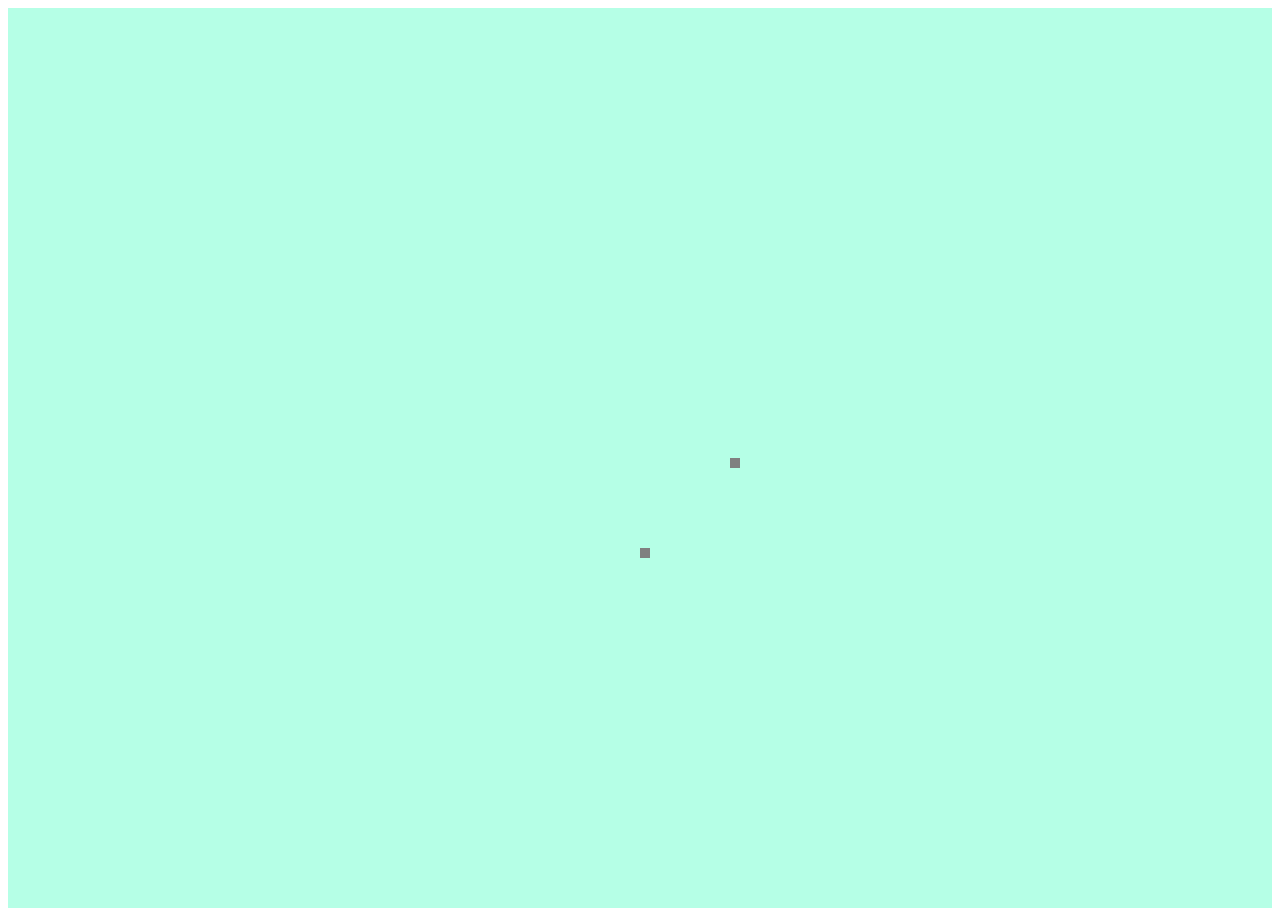
<file: animcja_kwadraty_po_kwadracie/index.html>
<!DOCTYPE html>
<html lang="en">
<head>
    <meta charset="UTF-8">
    <title>kwadraty animacja</title>
    <link rel="stylesheet" href="css/style.css">
</head>
<body>
    <div class="container">
        <div class="trasa">
        <div class="maly lewy"></div>
        <div class="maly prawy"></div>
        </div>
    </div>
</body>
</html>
</file>
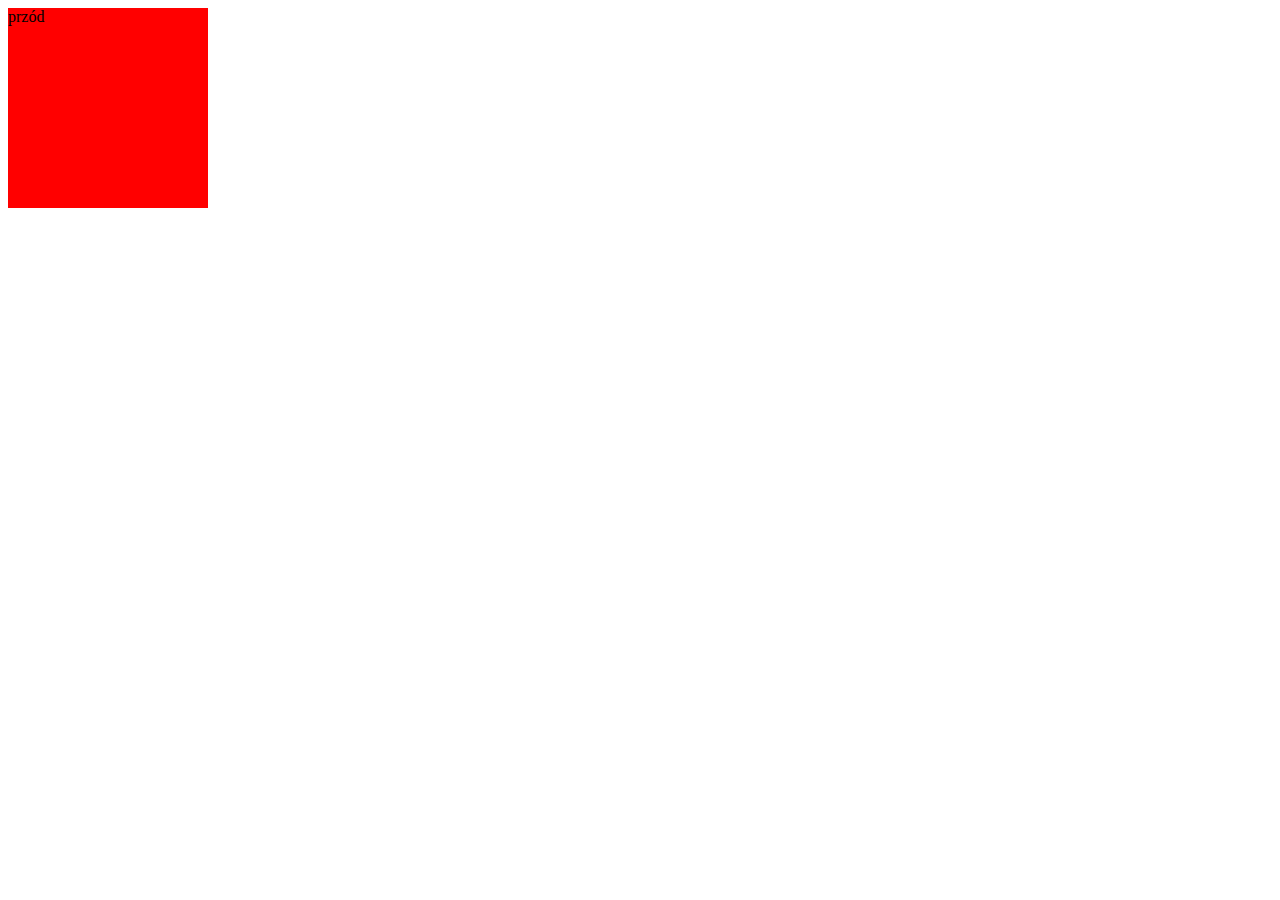
<file: dwustronny_box/index.html>
<!DOCTYPE html>
<html lang="en">

<head>
    <meta charset="UTF-8">
    <title>flip box</title>
    <link rel="stylesheet" href="css/style.css">
</head>

<body>
    <div class="container">
        <div class="niebieski kwadrat">tył</div>
        <div class="czerwony kwadrat">przód</div>
    </div>
</body>

</html>
</file>
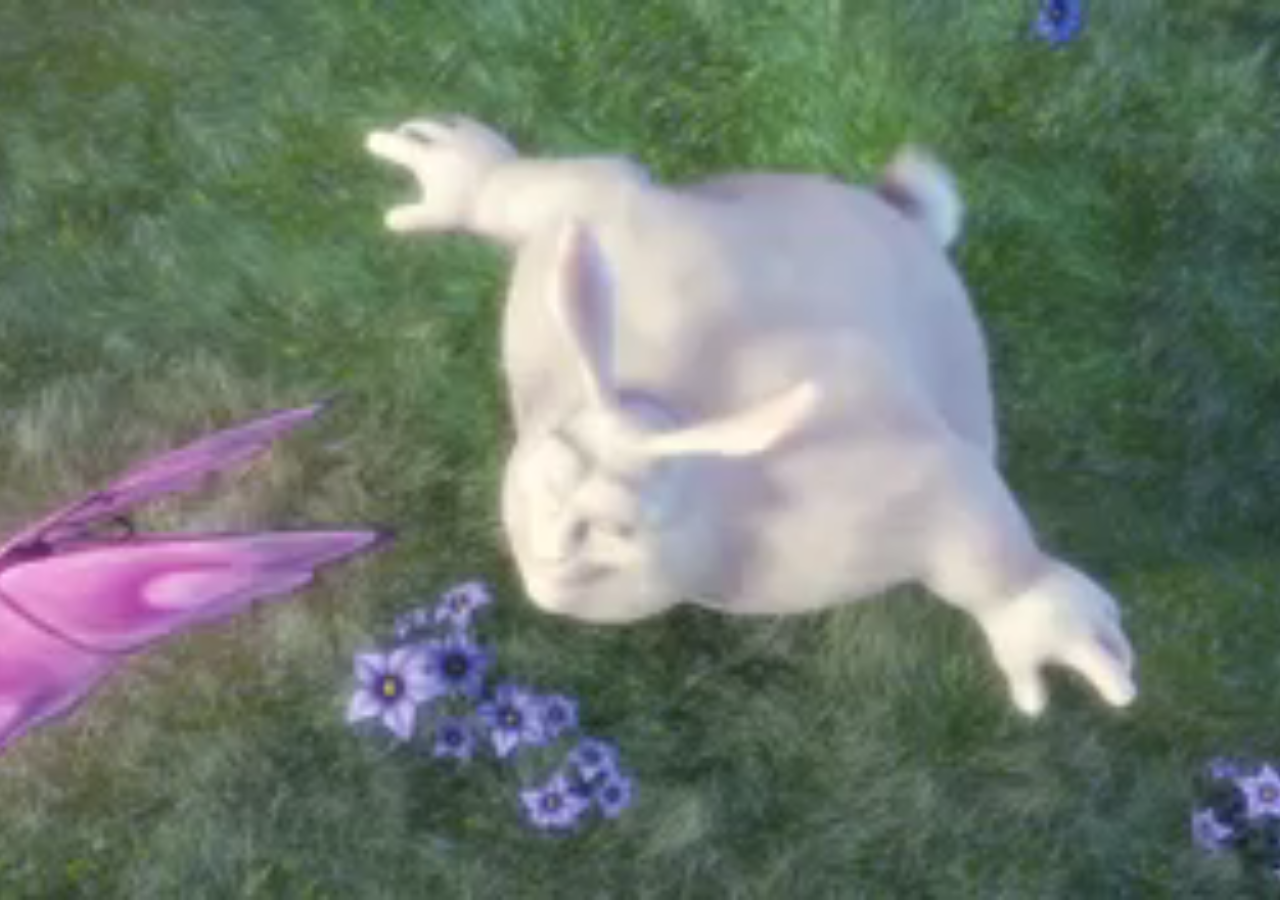
<file: film_tlo/index.html>
<!DOCTYPE html>
<html lang="en">

<head>
    <meta charset="UTF-8">
    <title>film jak tło</title>
    <link rel="stylesheet" href="css/style.css">
</head>

<body>
    <div id="video-wrapper">
        <video autoplay loop src="video/mov_bbb.mp4"></video>
    </div>
</body>

</html>
</file>
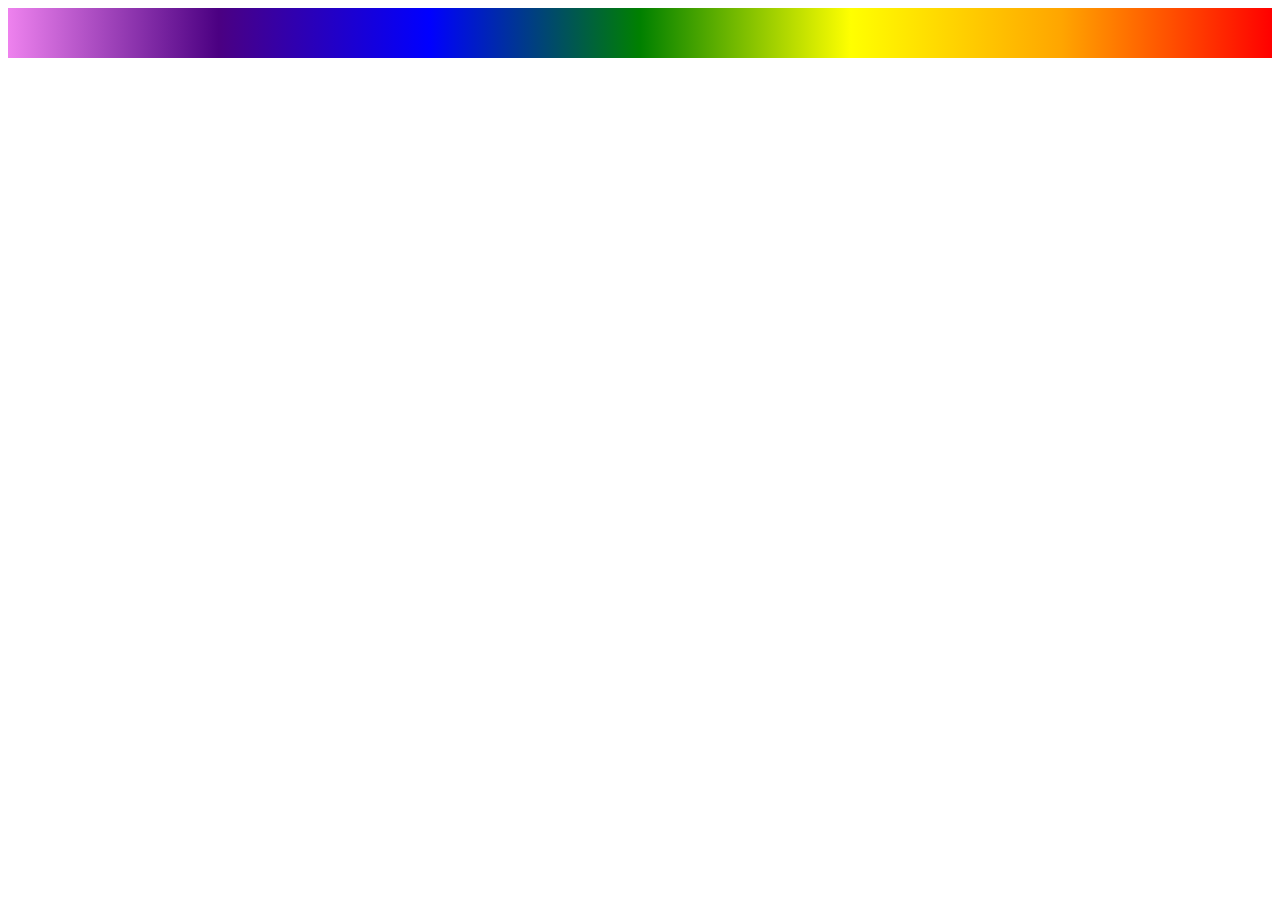
<file: gradient_horyzontalny/index.html>
<!DOCTYPE html>
<html lang="en">
<head>
    <meta charset="UTF-8">
    <title>gradient</title>
    <link rel="stylesheet" href="css/style.css">
</head>
<body>
    <div class="container">
        
    </div>
</body>
</html>
</file>
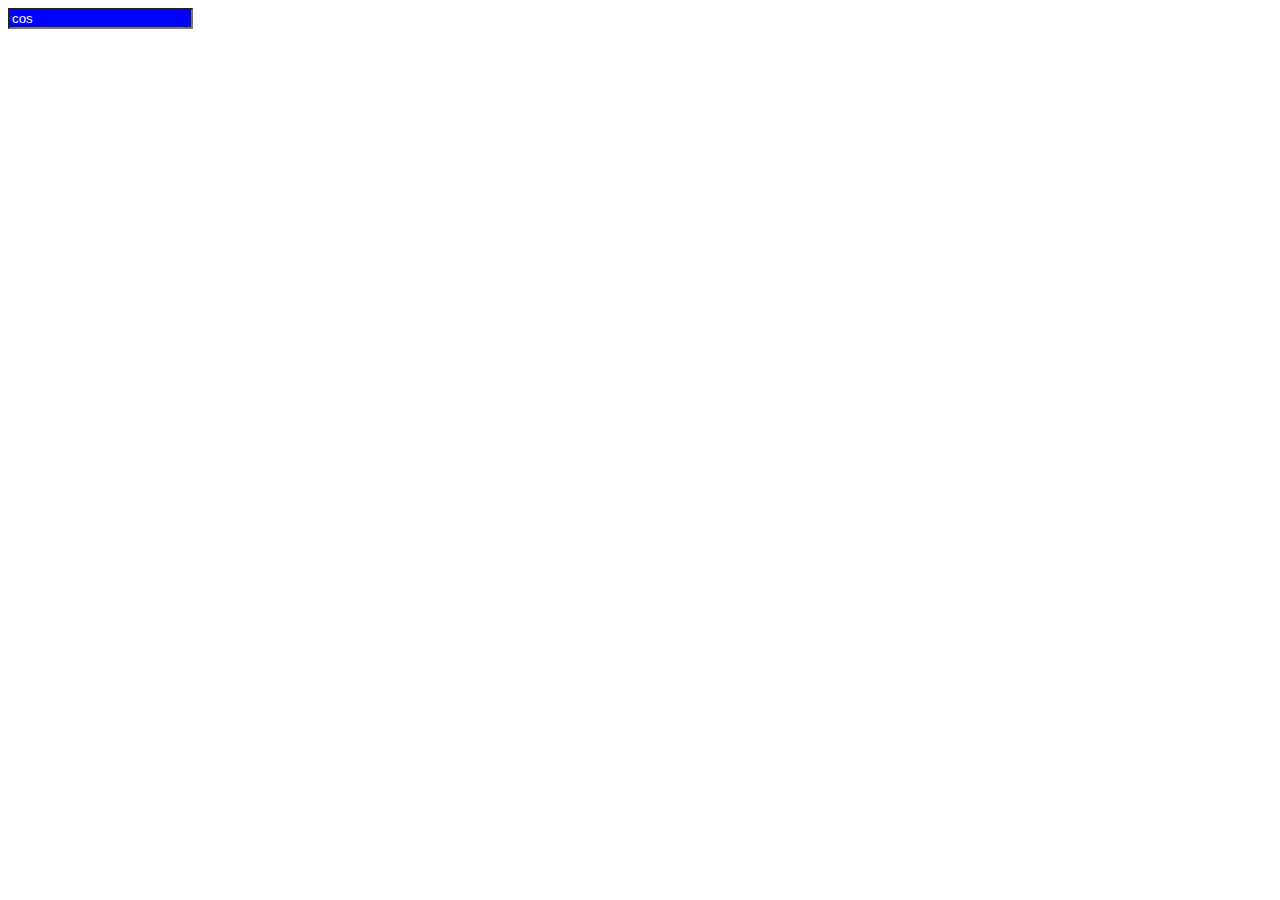
<file: kolor_czcionki_placeholder/index.html>
<!DOCTYPE html>
<html lang="en">
<head>
    <meta charset="UTF-8">
    <title>placeholder czcionka</title>
    <link rel="stylesheet" href="css/style.css">
</head>
<body>
   <input type="text" placeholder="cos">
    
</body>
</html>
</file>
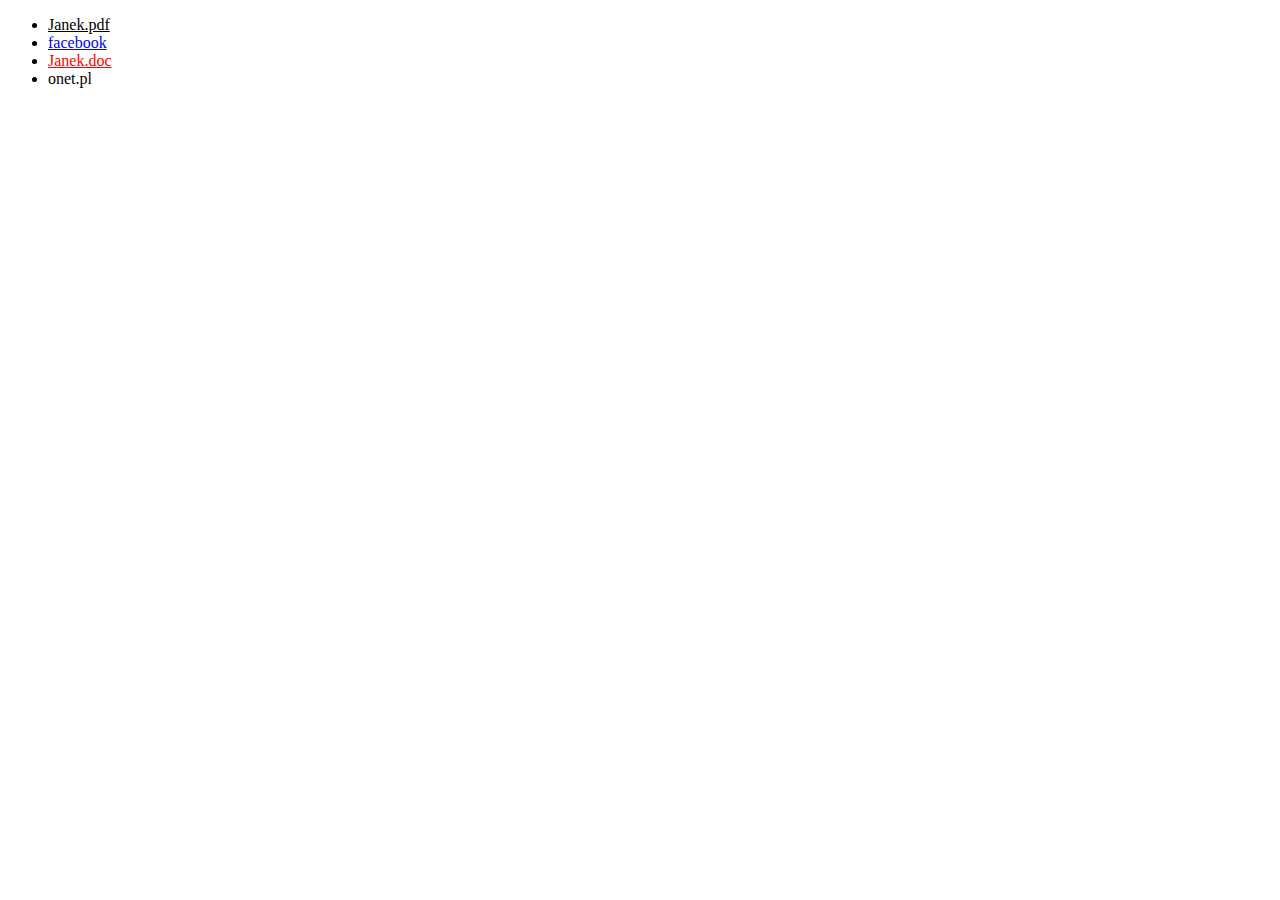
<file: kolor_linku_w_zaleznosci_od_rozszerzenia/index.html>
<!DOCTYPE html>
<html lang="en">
<head>
    <meta charset="UTF-8">
    <title>kolor linku</title>
    <link rel="stylesheet" href="css/style.css">
</head>
<body>
    <ul>
        <li><a href="Janek.pdf">Janek.pdf</a></li>
        <li><a href="https://pl-pl.facebook.com/">facebook</a></li>
        <li><a href="Janek.doc">Janek.doc</a></li>
        <li><a href="https://www.onet.pl/"></a>onet.pl</li>
    </ul>
</body>
</html>
</file>
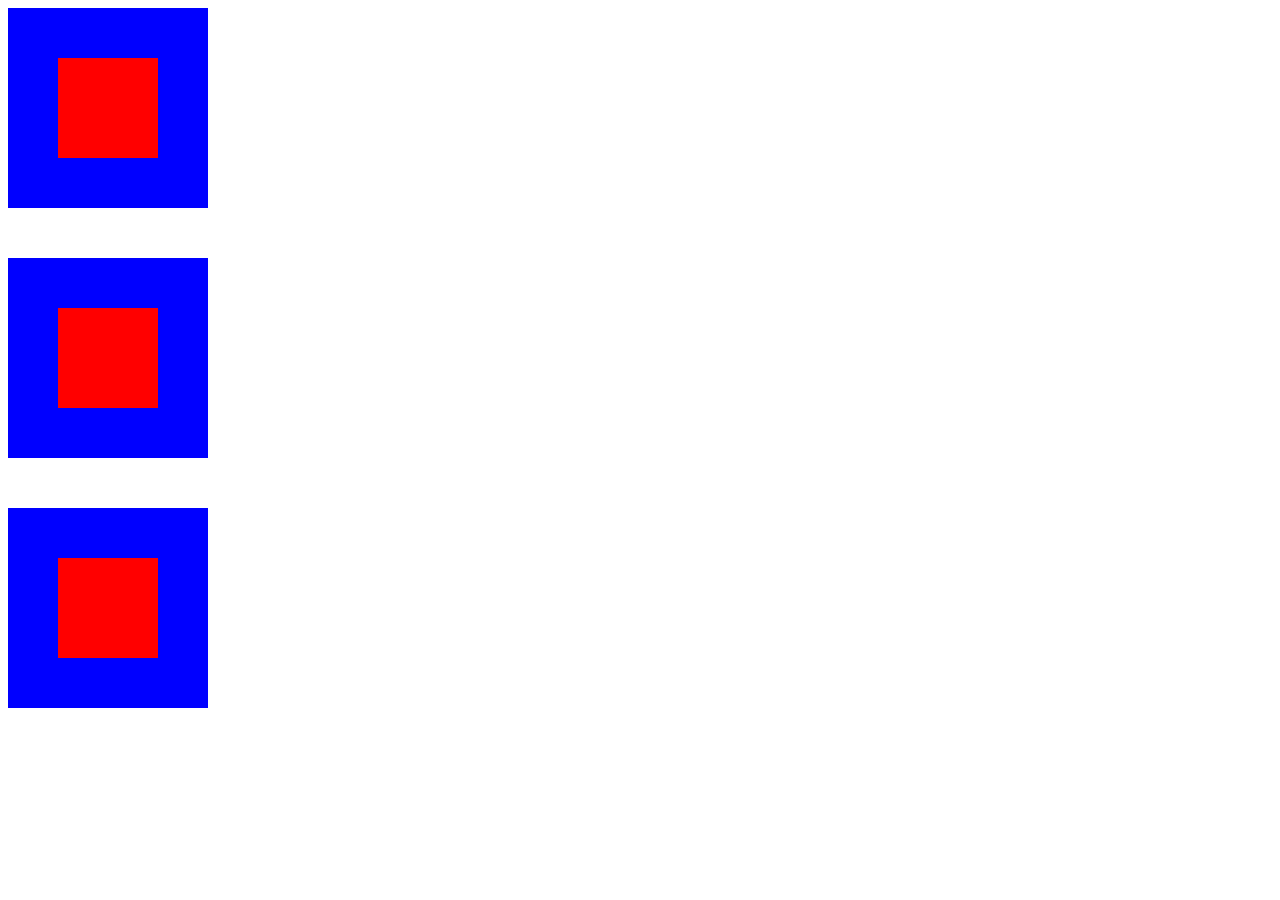
<file: srodkowanie_wertykalne_horyzontalne/index.html>
<!DOCTYPE html>
<html lang="en">

<head>
    <meta charset="UTF-8">
    <title>srodkowanie</title>
    <link rel="stylesheet" href="css/style.css">
</head>

<body>
    <div class="example1 out" >
        <div class="example1 in" >

        </div>
    </div>
    
    <div class="example2 out" >
        <div class="example2 in" >

        </div>
    </div>
    
    <div class="example3 out" >
        <div class="example3 in" >

        </div>
    </div>
</body>

</html>
</file>
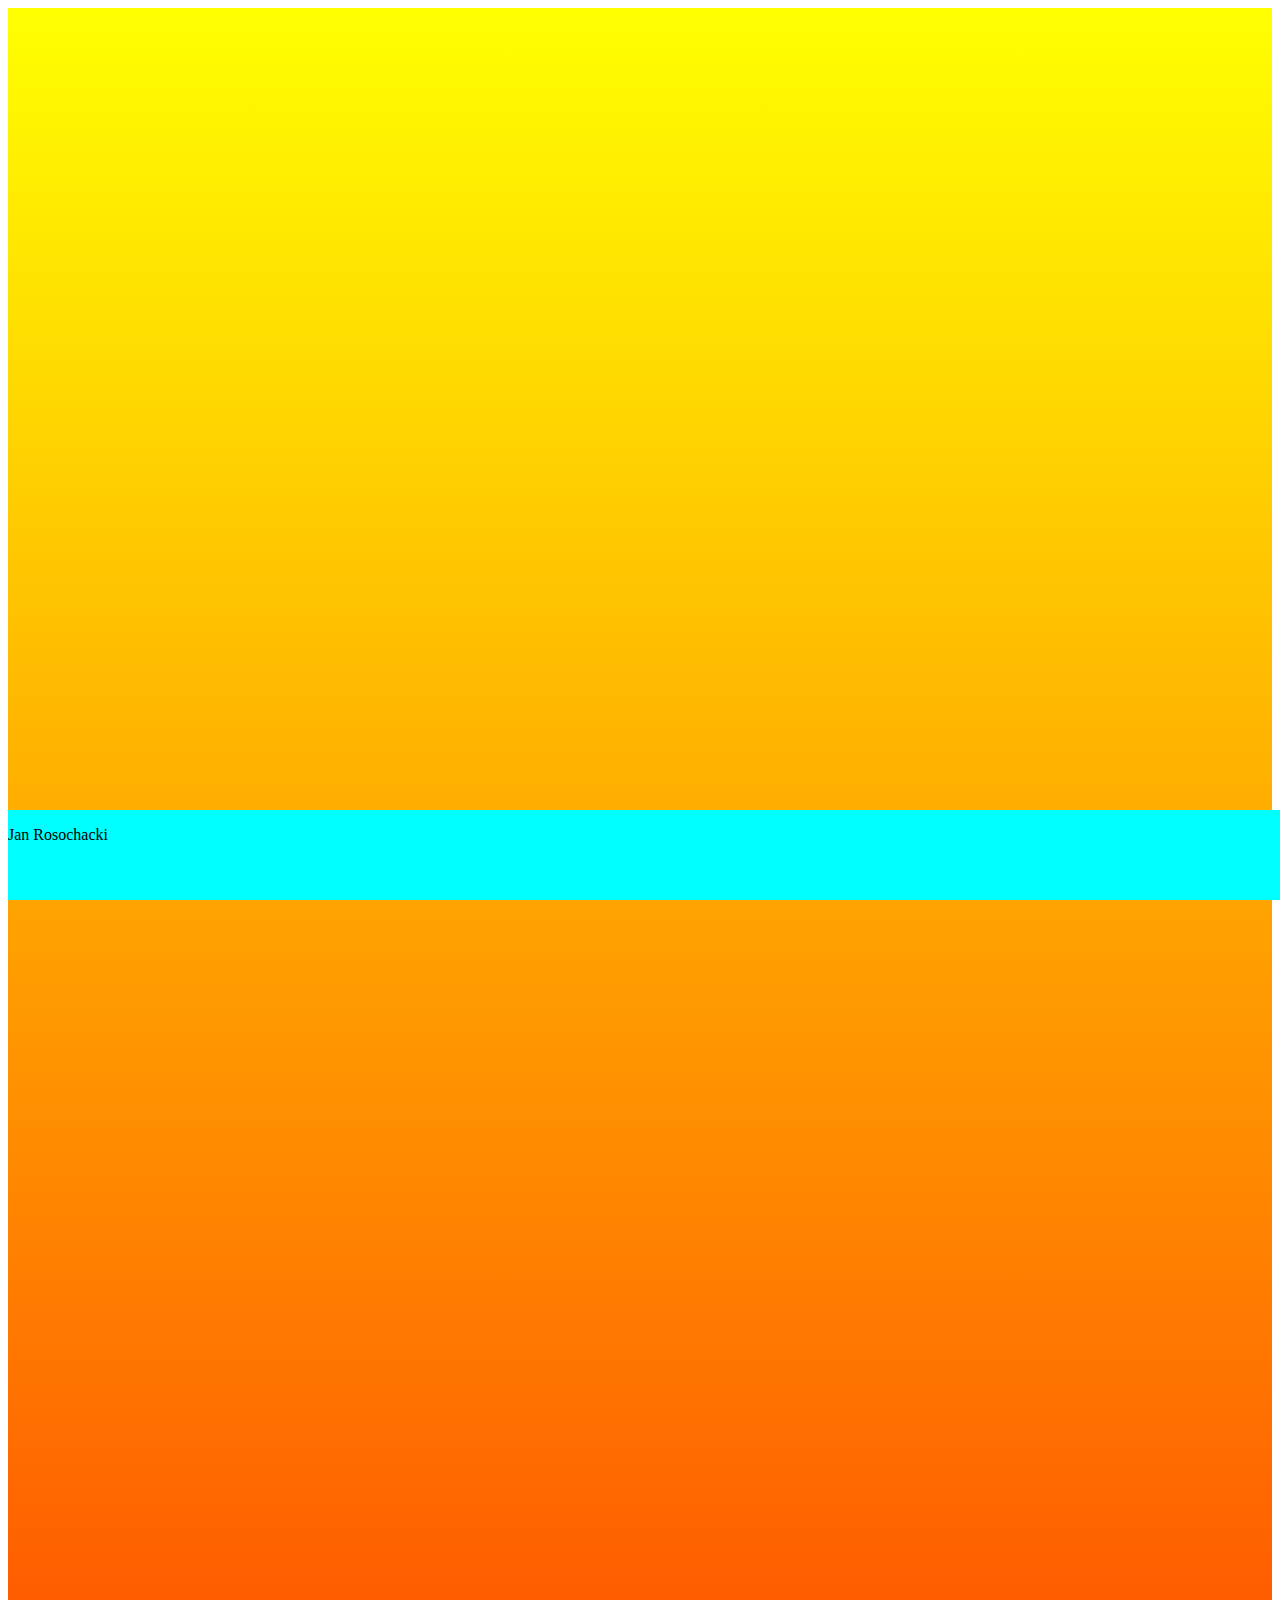
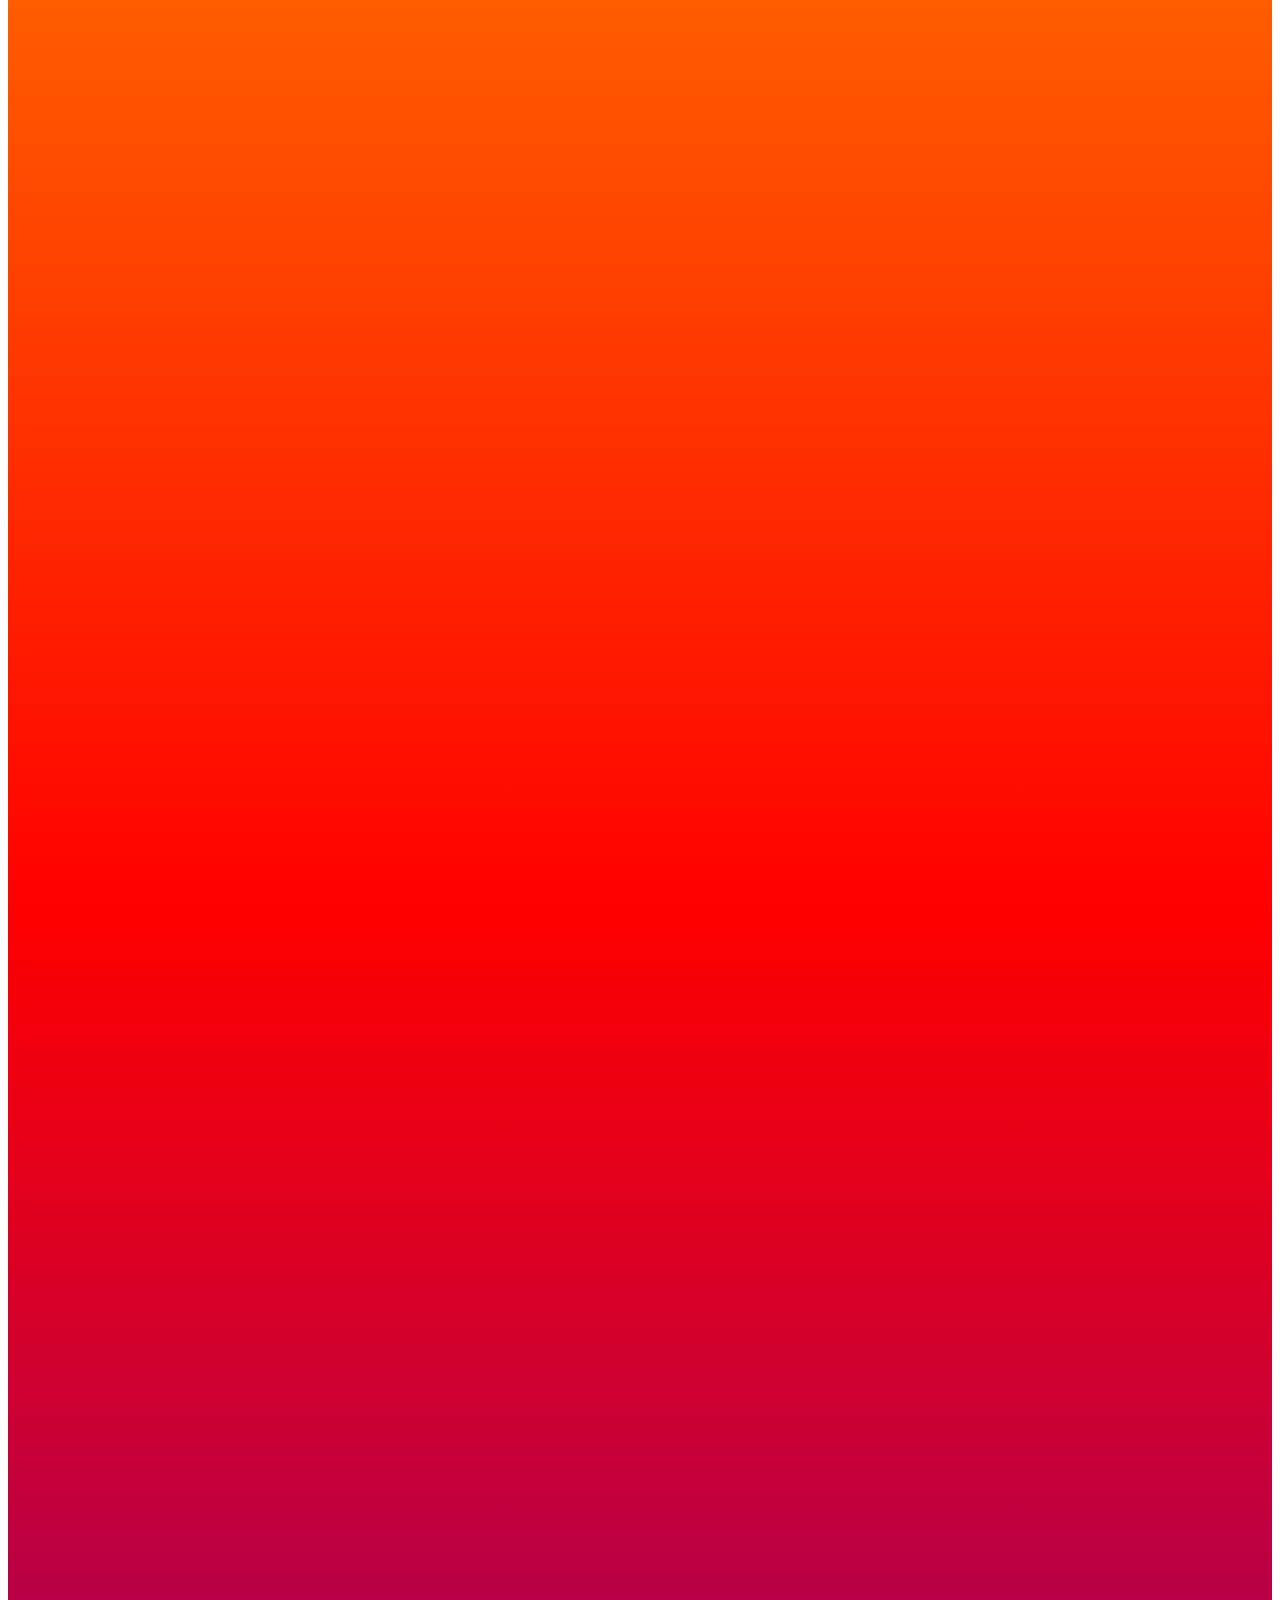
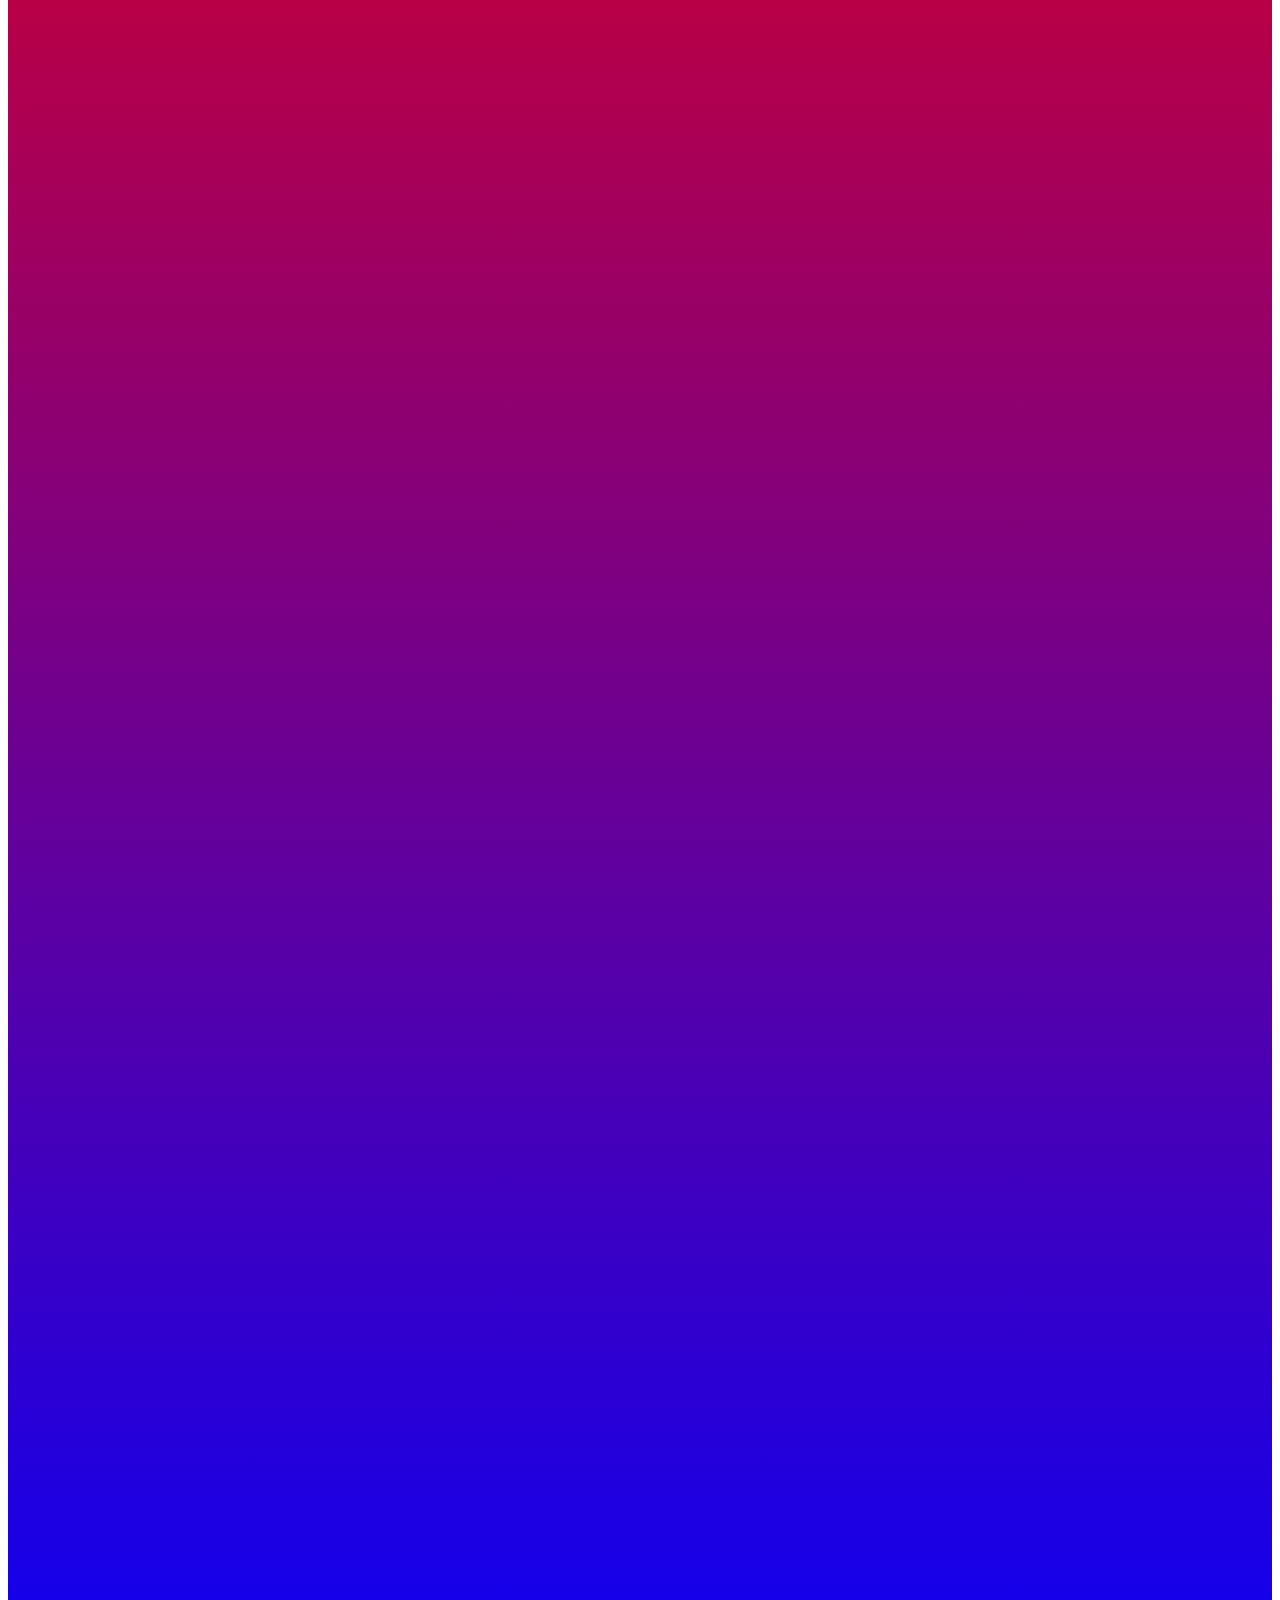
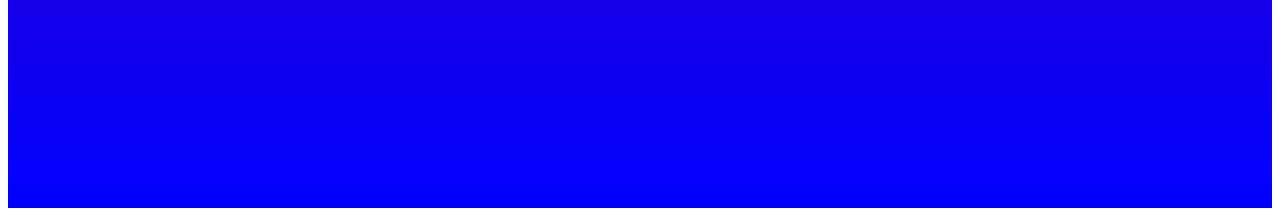
<file: stopka_strony/index.html>
<!DOCTYPE html>
<html lang="en">
<head>
    <meta charset="UTF-8">
    <title>stopka</title>
    <link rel="stylesheet" href="css/style.css">
</head>
<body>
   <div></div>
    <footer class="footer">
        <p>Jan Rosochacki</p>
    </footer>
</body>
</html>
</file>
<file: animcja_kwadraty_po_kwadracie/css/style.css>
.container {
    width: 100%;
    height: 100vh;
    background-color: rgba(127, 255, 212, 0.58);
}

.trasa {
    position: relative;
    width: 100px;
    height: 100px;
    top: 50%;
    left: 50%;
    background-color: rgba(127, 255, 212, 0.58));
    box-sizing: content-box;
}

.maly {
    position: absolute;
    width: 10px;
    height: 10px;
    background-color: gray;
}

.prawy {
    top: 0px;
    right: 0px;
}

.lewy {
    bottom: 0px;
    left: 0px;
}

.maly.lewy {
    animation: obrot_lewy 5s infinite;
}

.maly.prawy {
    animation: obrot_prawy 5s infinite;
}

@keyframes obrot_lewy {
    0% {
        transform: translate(0, 0) scale(1) rotate(0deg);
    }
    
    25% {
        transform: translate(90px, 0px) scale(1.5) rotate(45deg);
    }
    
    50% {
        transform: translate(90px, -90px) scale(1) rotate(90deg);
    }
    
    75% {
        transform: translate(0, -90px) scale(1.5) rotate(135deg);
    }
    
    100% {
        transform: translate(0, 0px) scale(1) rotate(180deg);
    }
}

@keyframes obrot_prawy {
    0% {
        transform: translate(0, 0) scale(1) rotate(0deg);
    }
    
    25% {
        transform: translate(-90px, 0px) scale(1.5) rotate(45deg);
    }
    
    50% {
        transform: translate(-90px, 90px) scale(1) rotate(90deg);
    }
    
    75% {
        transform: translate(0, 90px) scale(1.5) rotate(135deg);
    }
    
    100% {
        transform: translate(0, 0px) scale(1) rotate(180deg);
    }
}
</file>
<file: dwustronny_box/css/style.css>
.container {
    position: relative;
}

.niebieski,
.czerwony {
    width: 200px;
    height: 200px;
    position: absolute;
}

.niebieski {
    background-color: blue;
    transition: all 3s;
    transform: rotateY(180deg);
}

.czerwony {
    background-color: red;
    transition: all 3s;
    backface-visibility: hidden;
}

.container:hover>.czerwony {
    transform: rotateY(180deg);
    
}

.container:hover>.niebieski {
    transform: rotateY(0deg);
}
</file>
<file: film_tlo/css/style.css>
#video-wrapper video {
    width: 100%;
    height: 100%;
    object-fit: cover;
}

#video-wrapper {
    width: 100%;
    height: 100vh;
    overflow: hidden;
}

body {
    margin: 0;
}
</file>
<file: gradient_horyzontalny/css/style.css>
.container {
    height: 50px;
    background: linear-gradient(to left, red, orange, yellow, green, blue, indigo, violet);
}
</file>
<file: kolor_czcionki_placeholder/css/style.css>
input {
    background-color: blue;
}

input::-webkit-input-placeholder {
    color: #fff;
}
</file>
<file: kolor_linku_w_zaleznosci_od_rozszerzenia/css/style.css>
a[href*="pdf"] {
    color: black;
}

a[href*="doc"] {
    color: red;
}
</file>
<file: srodkowanie_wertykalne_horyzontalne/css/style.css>
.out {
    width: 200px;
    height: 200px;
    background-color: blue;
    margin-bottom: 50px;
}

.in {
    width: 100px;
    height: 100px;
    background-color: red;
    z-index: 1;
}

/* Sposób pierwszy */

.example1.in {
    left: 25%;
    top: 25%;
    position: absolute;
}

.example1.out {
    position: relative;
}

/* Sposób drugi */

.example2.out {
    position: relative;
}

.example2.in {
    position: absolute;
    transform: translate(50%, 50%)
}

/* Sposób trzeci */

.example3.out {
    display: flex;
    justify-content: center;
    align-items: center;
}
</file>
<file: stopka_strony/css/style.css>
div {
    width: 100%;
    height: 5000px;
    background: linear-gradient(to bottom, yellow, red, blue);
}

.footer {
    position: fixed;
    height: 10%;
    background-color: aqua;
    bottom: 0;
    width: 100%;
}
</file>
